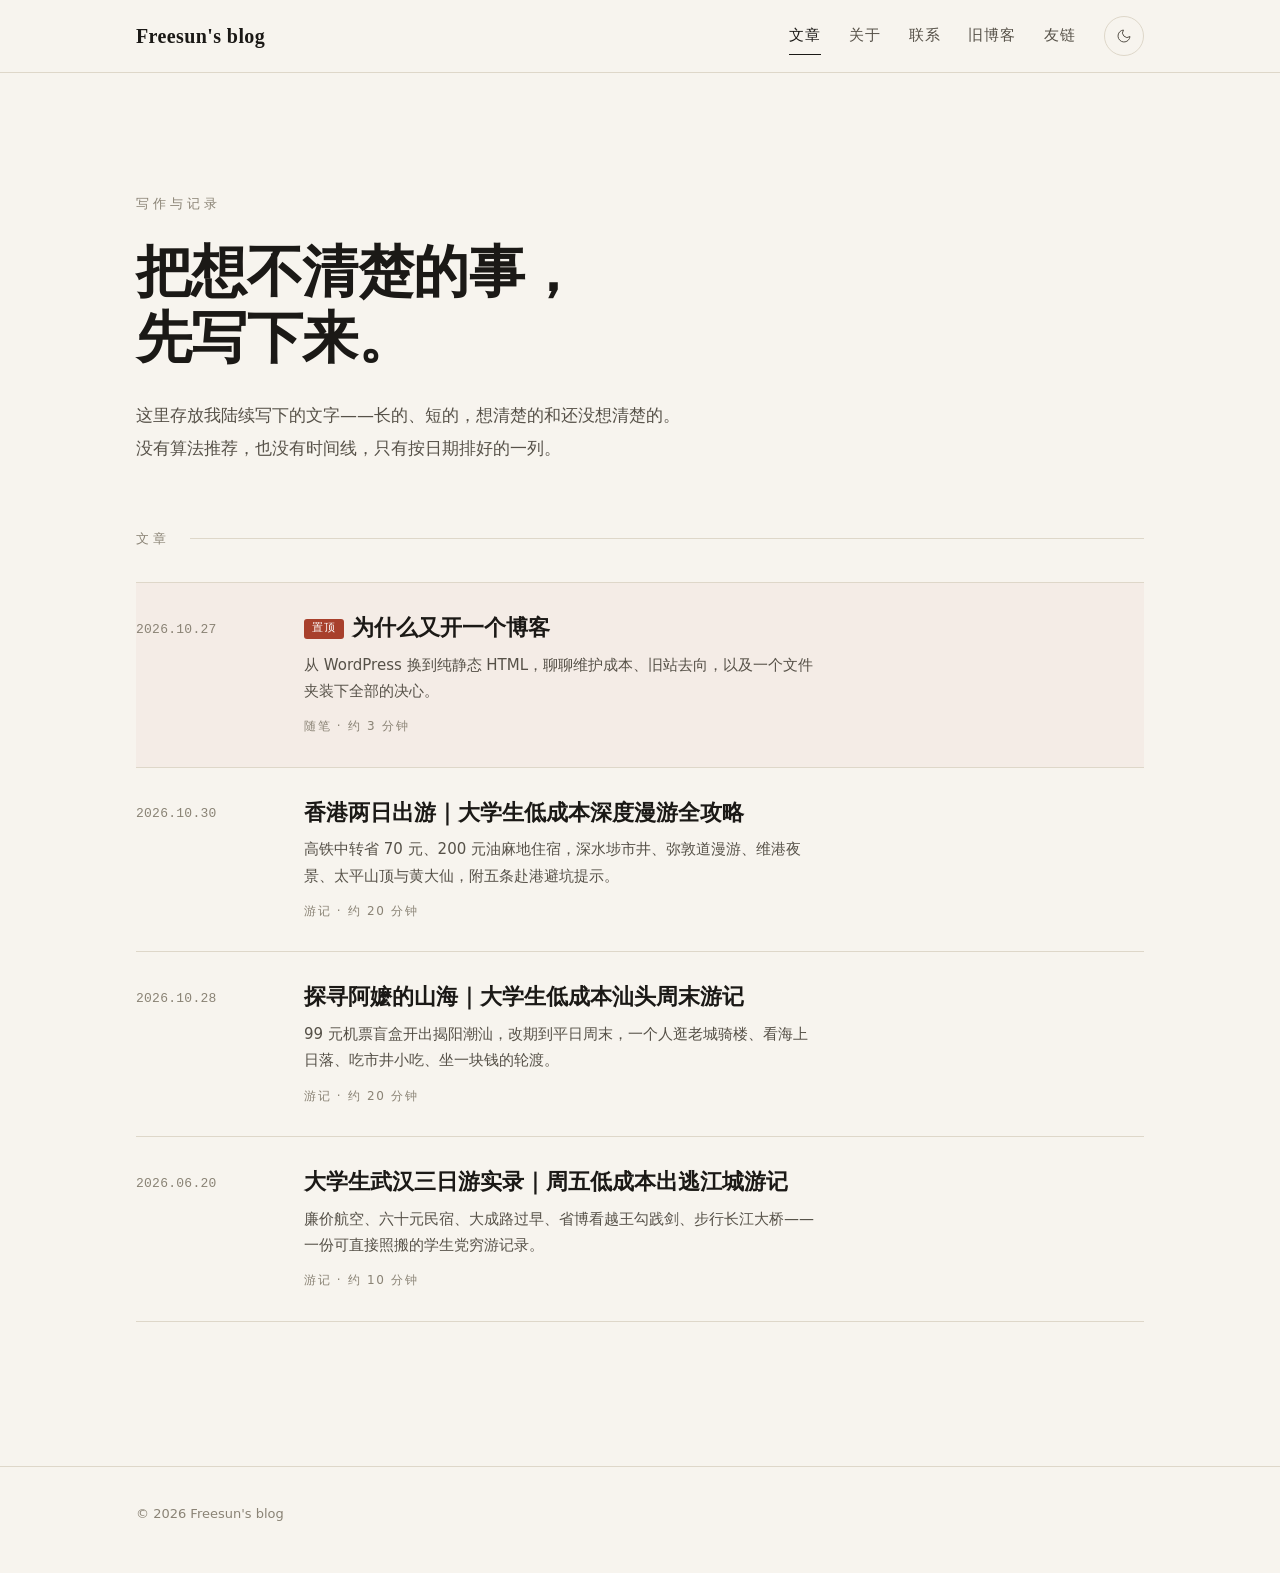
<file: index.html>
<!doctype html>
<html lang="zh-CN">
<head>
  <meta charset="utf-8">
  <meta name="viewport" content="width=device-width, initial-scale=1">
  <title>Freesun's blog · 文章</title>
  <meta name="description" content="Freesun's blog：一个用纯静态 HTML 搭建的个人博客，存放陆续写下的文字。">
  <meta property="og:title" content="Freesun's blog · 文章">
  <meta property="og:description" content="一个用纯静态 HTML 搭建的个人博客。">
  <meta property="og:type" content="website">
  <link rel="icon" href="favicon.svg" type="image/svg+xml">
  <script>
    /* 首屏前决定主题，避免刷新时闪白 */
    (function () {
      try {
        var saved = localStorage.getItem('theme');
        var dark = saved ? saved === 'dark' : matchMedia('(prefers-color-scheme: dark)').matches;
        document.documentElement.dataset.theme = dark ? 'dark' : 'light';
      } catch (e) {
        document.documentElement.dataset.theme = 'light';
      }
    })();
  </script>
  <link rel="stylesheet" href="assets/css/main.css">
</head>
<body>
  <a class="skip" href="#main">跳到正文</a>

  <header class="site-header">
    <div class="wrap header-inner">
      <a class="brand" href="index.html">Freesun's blog</a>
      <nav class="site-nav" aria-label="主导航">
        <a href="index.html" aria-current="page">文章</a>
        <a href="about.html">关于</a>
        <a href="contact.html">联系</a>
        <a href="https://www.freesun.top" target="_blank" rel="noopener">旧博客</a>
        <a href="youlian.html">友链</a>
        <button class="theme-toggle" type="button" aria-label="切换深浅色主题">
          <svg class="icon-moon" viewBox="0 0 24 24" fill="none" stroke="currentColor" stroke-width="1.5" aria-hidden="true">
            <path d="M21 12.8A9 9 0 1 1 11.2 3a7 7 0 0 0 9.8 9.8z"/>
          </svg>
          <svg class="icon-sun" viewBox="0 0 24 24" fill="none" stroke="currentColor" stroke-width="1.5" aria-hidden="true">
            <circle cx="12" cy="12" r="4"/>
            <path d="M12 2v2M12 20v2M2 12h2M20 12h2M4.9 4.9l1.4 1.4M17.7 17.7l1.4 1.4M19.1 4.9l-1.4 1.4M6.3 17.7l-1.4 1.4"/>
          </svg>
        </button>
      </nav>
    </div>
  </header>

  <main id="main">
    <section class="hero wrap">
      <p class="hero-eyebrow">写作与记录</p>
      <h1>把想不清楚的事，<br>先写下来。</h1>
      <p class="hero-lead">这里存放我陆续写下的文字——长的、短的，想清楚的和还没想清楚的。没有算法推荐，也没有时间线，只有按日期排好的一列。</p>
    </section>

    <section class="post-index wrap" aria-labelledby="posts-heading">
      <div class="section-head">
        <h2 id="posts-heading">文章</h2>
      </div>

      <!--
        新增文章：在上面的 <ol> 里插入一个 <li>，或直接把整份 index.html 重新生成。
        日期用 YYYY.MM.DD，链接指向 posts/ 目录下的文件。
      -->
      <ol class="post-list">
        <li class="post-item pinned">
          <a class="post-link" href="posts/2026-10-27-hello-static.html">
            <time class="post-date" datetime="2026-10-27">2026.10.27</time>
            <span class="post-body">
              <span class="post-title"><span class="pin-badge">置顶</span>为什么又开一个博客</span>
              <span class="post-summary">从 WordPress 换到纯静态 HTML，聊聊维护成本、旧站去向，以及一个文件夹装下全部的决心。</span>
              <span class="post-tags">随笔 · 约 3 分钟</span>
            </span>
          </a>
        </li>
        <li class="post-item">
          <a class="post-link" href="posts/2026-10-30-hongkong-trip.html">
            <time class="post-date" datetime="2026-10-30">2026.10.30</time>
            <span class="post-body">
              <span class="post-title">香港两日出游｜大学生低成本深度漫游全攻略</span>
              <span class="post-summary">高铁中转省 70 元、200 元油麻地住宿，深水埗市井、弥敦道漫游、维港夜景、太平山顶与黄大仙，附五条赴港避坑提示。</span>
              <span class="post-tags">游记 · 约 20 分钟</span>
            </span>
          </a>
        </li>
        <li class="post-item">
          <a class="post-link" href="posts/2026-10-28-shantou-trip.html">
            <time class="post-date" datetime="2026-10-28">2026.10.28</time>
            <span class="post-body">
              <span class="post-title">探寻阿嬷的山海｜大学生低成本汕头周末游记</span>
              <span class="post-summary">99 元机票盲盒开出揭阳潮汕，改期到平日周末，一个人逛老城骑楼、看海上日落、吃市井小吃、坐一块钱的轮渡。</span>
              <span class="post-tags">游记 · 约 20 分钟</span>
            </span>
          </a>
        </li>
        <li class="post-item">
          <a class="post-link" href="posts/2026-06-20-wuhan-trip.html">
            <time class="post-date" datetime="2026-06-20">2026.06.20</time>
            <span class="post-body">
              <span class="post-title">大学生武汉三日游实录｜周五低成本出逃江城游记</span>
              <span class="post-summary">廉价航空、六十元民宿、大成路过早、省博看越王勾践剑、步行长江大桥——一份可直接照搬的学生党穷游记录。</span>
              <span class="post-tags">游记 · 约 10 分钟</span>
            </span>
          </a>
        </li>
      </ol>
    </section>
  </main>

  <footer class="site-footer">
    <div class="wrap footer-inner">
      <p>© <span data-year>2026</span> Freesun's blog</p>
    </div>
  </footer>

  <script src="assets/js/main.js"></script>
</body>
</html>
</file>
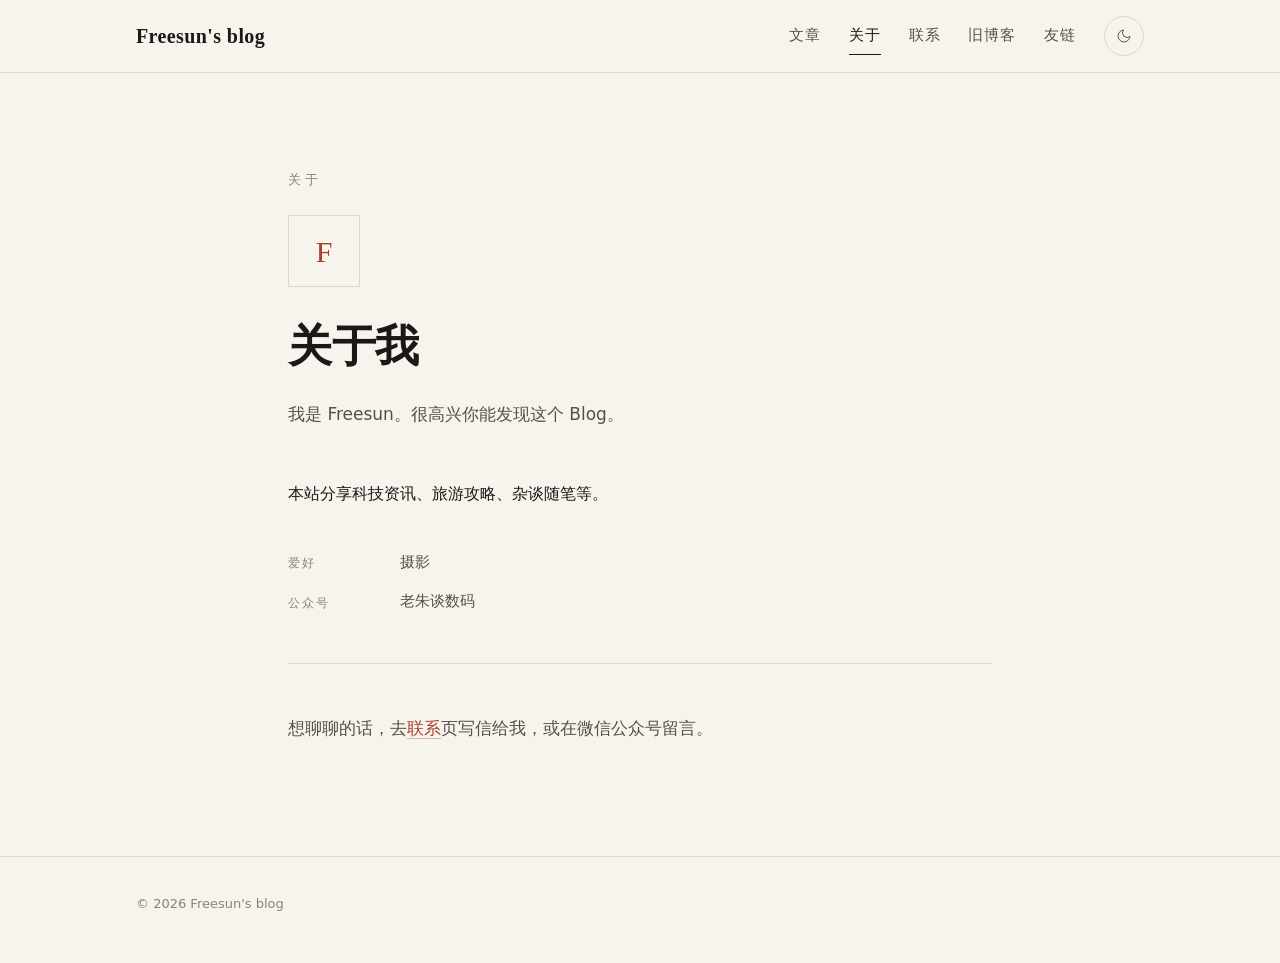
<file: about.html>
<!doctype html>
<html lang="zh-CN">
<head>
  <meta charset="utf-8">
  <meta name="viewport" content="width=device-width, initial-scale=1">
  <title>关于我 · Freesun's blog</title>
  <meta name="description" content="我是 Freesun，本站分享科技资讯、旅游攻略、杂谈随笔，爱好摄影。">
  <meta property="og:title" content="关于我 · Freesun's blog">
  <meta property="og:description" content="我是 Freesun，本站分享科技资讯、旅游攻略、杂谈随笔，爱好摄影。">
  <meta property="og:type" content="website">
  <link rel="icon" href="favicon.svg" type="image/svg+xml">
  <script>
    (function () {
      try {
        var saved = localStorage.getItem('theme');
        var dark = saved ? saved === 'dark' : matchMedia('(prefers-color-scheme: dark)').matches;
        document.documentElement.dataset.theme = dark ? 'dark' : 'light';
      } catch (e) {
        document.documentElement.dataset.theme = 'light';
      }
    })();
  </script>
  <link rel="stylesheet" href="assets/css/main.css">
</head>
<body>
  <a class="skip" href="#main">跳到正文</a>

  <header class="site-header">
    <div class="wrap header-inner">
      <a class="brand" href="index.html">Freesun's blog</a>
      <nav class="site-nav" aria-label="主导航">
        <a href="index.html">文章</a>
        <a href="about.html" aria-current="page">关于</a>
        <a href="contact.html">联系</a>
        <a href="https://www.freesun.top" target="_blank" rel="noopener">旧博客</a>
        <a href="youlian.html">友链</a>
        <button class="theme-toggle" type="button" aria-label="切换深浅色主题">
          <svg class="icon-moon" viewBox="0 0 24 24" fill="none" stroke="currentColor" stroke-width="1.5" aria-hidden="true">
            <path d="M21 12.8A9 9 0 1 1 11.2 3a7 7 0 0 0 9.8 9.8z"/>
          </svg>
          <svg class="icon-sun" viewBox="0 0 24 24" fill="none" stroke="currentColor" stroke-width="1.5" aria-hidden="true">
            <circle cx="12" cy="12" r="4"/>
            <path d="M12 2v2M12 20v2M2 12h2M20 12h2M4.9 4.9l1.4 1.4M17.7 17.7l1.4 1.4M19.1 4.9l-1.4 1.4M6.3 17.7l-1.4 1.4"/>
          </svg>
        </button>
      </nav>
    </div>
  </header>

  <main id="main" class="wrap">
    <article class="page">
      <p class="hero-eyebrow">关于</p>
      <div class="monogram" aria-hidden="true">F</div>
      <h1 class="page-title">关于我</h1>
      <p class="page-intro">我是 Freesun。很高兴你能发现这个 Blog。</p>

      <div class="prose">
        <p>本站分享科技资讯、旅游攻略、杂谈随笔等。</p>
      </div>

      <dl class="facts">
        <dt>爱好</dt>
        <dd>摄影</dd>
        <dt>公众号</dt>
        <dd>老朱谈数码</dd>
      </dl>

      <hr class="rule">

      <p class="page-intro">想聊聊的话，去<a href="contact.html">联系</a>页写信给我，或在微信公众号留言。</p>
    </article>
  </main>

  <footer class="site-footer">
    <div class="wrap footer-inner">
      <p>© <span data-year>2026</span> Freesun's blog</p>
    </div>
  </footer>

  <script src="assets/js/main.js"></script>
</body>
</html>
</file>
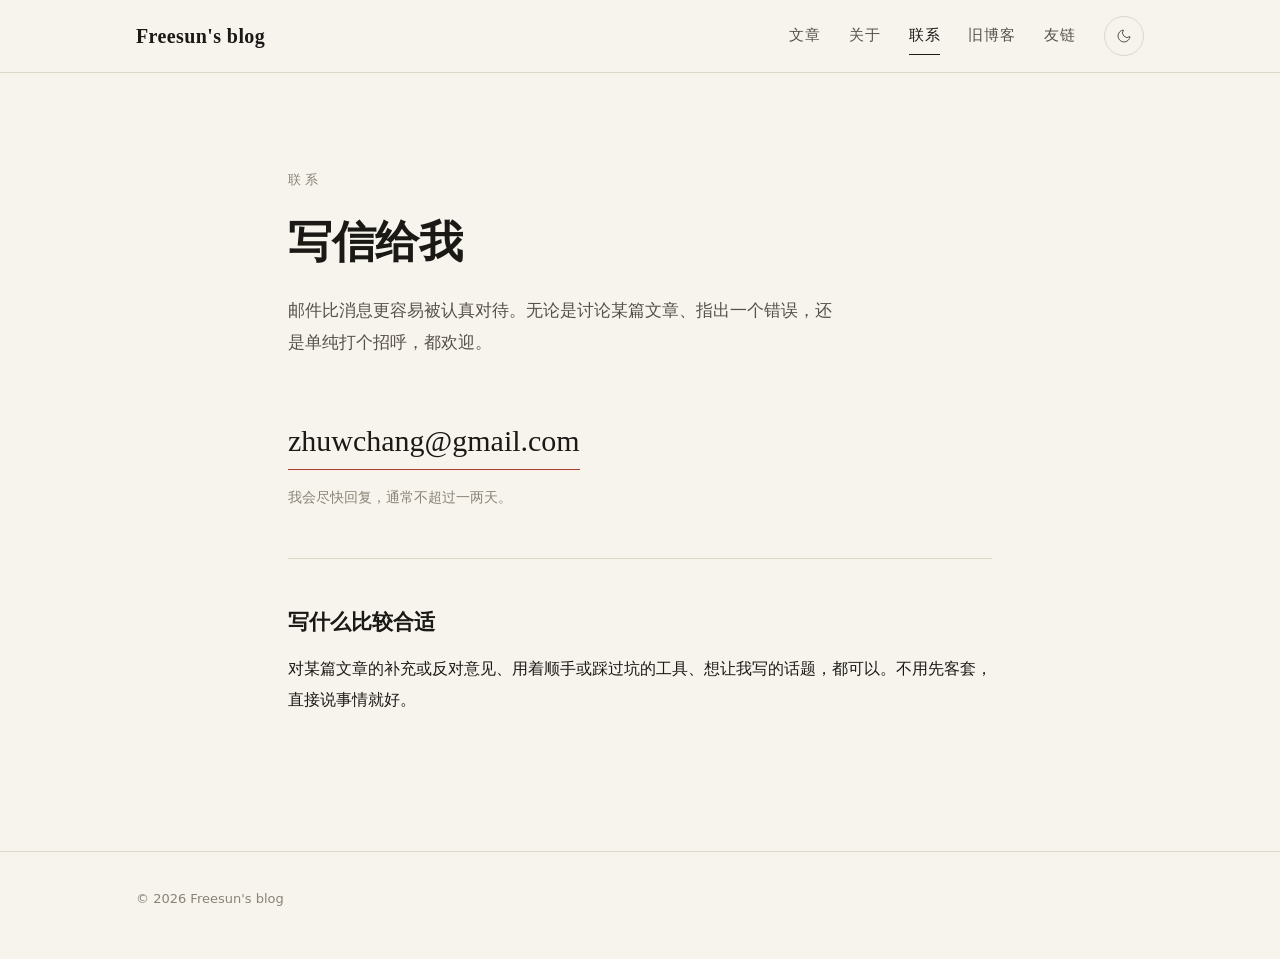
<file: contact.html>
<!doctype html>
<html lang="zh-CN">
<head>
  <meta charset="utf-8">
  <meta name="viewport" content="width=device-width, initial-scale=1">
  <title>联系 · Freesun's blog</title>
  <meta name="description" content="写一封信，或者只是打个招呼。">
  <meta property="og:title" content="联系 · Freesun's blog">
  <meta property="og:description" content="写一封信，或者只是打个招呼。">
  <meta property="og:type" content="website">
  <link rel="icon" href="favicon.svg" type="image/svg+xml">
  <script>
    (function () {
      try {
        var saved = localStorage.getItem('theme');
        var dark = saved ? saved === 'dark' : matchMedia('(prefers-color-scheme: dark)').matches;
        document.documentElement.dataset.theme = dark ? 'dark' : 'light';
      } catch (e) {
        document.documentElement.dataset.theme = 'light';
      }
    })();
  </script>
  <link rel="stylesheet" href="assets/css/main.css">
</head>
<body>
  <a class="skip" href="#main">跳到正文</a>

  <header class="site-header">
    <div class="wrap header-inner">
      <a class="brand" href="index.html">Freesun's blog</a>
      <nav class="site-nav" aria-label="主导航">
        <a href="index.html">文章</a>
        <a href="about.html">关于</a>
        <a href="contact.html" aria-current="page">联系</a>
        <a href="https://www.freesun.top" target="_blank" rel="noopener">旧博客</a>
        <a href="youlian.html">友链</a>
        <button class="theme-toggle" type="button" aria-label="切换深浅色主题">
          <svg class="icon-moon" viewBox="0 0 24 24" fill="none" stroke="currentColor" stroke-width="1.5" aria-hidden="true">
            <path d="M21 12.8A9 9 0 1 1 11.2 3a7 7 0 0 0 9.8 9.8z"/>
          </svg>
          <svg class="icon-sun" viewBox="0 0 24 24" fill="none" stroke="currentColor" stroke-width="1.5" aria-hidden="true">
            <circle cx="12" cy="12" r="4"/>
            <path d="M12 2v2M12 20v2M2 12h2M20 12h2M4.9 4.9l1.4 1.4M17.7 17.7l1.4 1.4M19.1 4.9l-1.4 1.4M6.3 17.7l-1.4 1.4"/>
          </svg>
        </button>
      </nav>
    </div>
  </header>

  <main id="main" class="wrap">
    <article class="page">
      <p class="hero-eyebrow">联系</p>
      <h1 class="page-title">写信给我</h1>
      <p class="page-intro">邮件比消息更容易被认真对待。无论是讨论某篇文章、指出一个错误，还是单纯打个招呼，都欢迎。</p>

      <p><a class="contact-email" href="mailto:zhuwchang@gmail.com">zhuwchang@gmail.com</a></p>
      <p class="contact-note">我会尽快回复，通常不超过一两天。</p>

      <hr class="rule">

      <div class="prose">
        <h2>写什么比较合适</h2>
        <p>对某篇文章的补充或反对意见、用着顺手或踩过坑的工具、想让我写的话题，都可以。不用先客套，直接说事情就好。</p>

        <!-- 需要的话取消注释，补上自己的主页或社交账号
        <h2>别的地方</h2>
        <ul>
          <li><a href="#">GitHub</a></li>
          <li><a href="#">豆瓣</a></li>
        </ul>
        -->
      </div>
    </article>
  </main>

  <footer class="site-footer">
    <div class="wrap footer-inner">
      <p>© <span data-year>2026</span> Freesun's blog</p>
    </div>
  </footer>

  <script src="assets/js/main.js"></script>
</body>
</html>
</file>
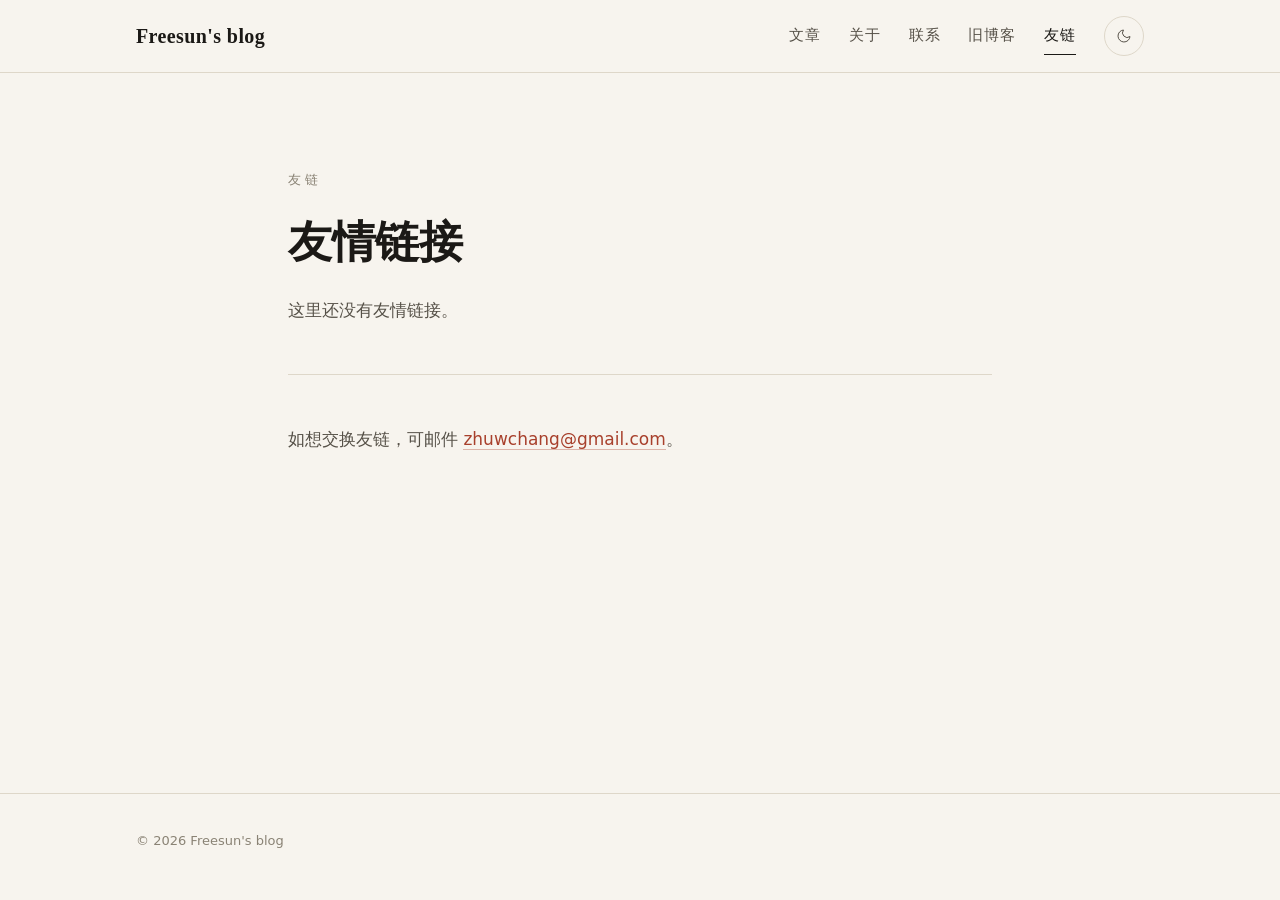
<file: youlian.html>
<!doctype html>
<html lang="zh-CN">
<head>
  <meta charset="utf-8">
  <meta name="viewport" content="width=device-width, initial-scale=1">
  <title>友链 · Freesun's blog</title>
  <meta name="description" content="友情链接。如想交换友链，可邮件联系。">
  <meta property="og:title" content="友链 · Freesun's blog">
  <meta property="og:description" content="友情链接。如想交换友链，可邮件联系。">
  <meta property="og:type" content="website">
  <link rel="icon" href="favicon.svg" type="image/svg+xml">
  <script>
    (function () {
      try {
        var saved = localStorage.getItem('theme');
        var dark = saved ? saved === 'dark' : matchMedia('(prefers-color-scheme: dark)').matches;
        document.documentElement.dataset.theme = dark ? 'dark' : 'light';
      } catch (e) {
        document.documentElement.dataset.theme = 'light';
      }
    })();
  </script>
  <link rel="stylesheet" href="assets/css/main.css">
</head>
<body>
  <a class="skip" href="#main">跳到正文</a>

  <header class="site-header">
    <div class="wrap header-inner">
      <a class="brand" href="index.html">Freesun's blog</a>
      <nav class="site-nav" aria-label="主导航">
        <a href="index.html">文章</a>
        <a href="about.html">关于</a>
        <a href="contact.html">联系</a>
        <a href="https://www.freesun.top" target="_blank" rel="noopener">旧博客</a>
        <a href="youlian.html" aria-current="page">友链</a>
        <button class="theme-toggle" type="button" aria-label="切换深浅色主题">
          <svg class="icon-moon" viewBox="0 0 24 24" fill="none" stroke="currentColor" stroke-width="1.5" aria-hidden="true">
            <path d="M21 12.8A9 9 0 1 1 11.2 3a7 7 0 0 0 9.8 9.8z"/>
          </svg>
          <svg class="icon-sun" viewBox="0 0 24 24" fill="none" stroke="currentColor" stroke-width="1.5" aria-hidden="true">
            <circle cx="12" cy="12" r="4"/>
            <path d="M12 2v2M12 20v2M2 12h2M20 12h2M4.9 4.9l1.4 1.4M17.7 17.7l1.4 1.4M19.1 4.9l-1.4 1.4M6.3 17.7l-1.4 1.4"/>
          </svg>
        </button>
      </nav>
    </div>
  </header>

  <main id="main" class="wrap">
    <article class="page">
      <p class="hero-eyebrow">友链</p>
      <h1 class="page-title">友情链接</h1>
      <p class="page-intro">这里还没有友情链接。</p>

      <hr class="rule">

      <p class="page-intro">如想交换友链，可邮件 <a href="mailto:zhuwchang@gmail.com">zhuwchang@gmail.com</a>。</p>
    </article>
  </main>

  <footer class="site-footer">
    <div class="wrap footer-inner">
      <p>© <span data-year>2026</span> Freesun's blog</p>
    </div>
  </footer>

  <script src="assets/js/main.js"></script>
</body>
</html>
</file>
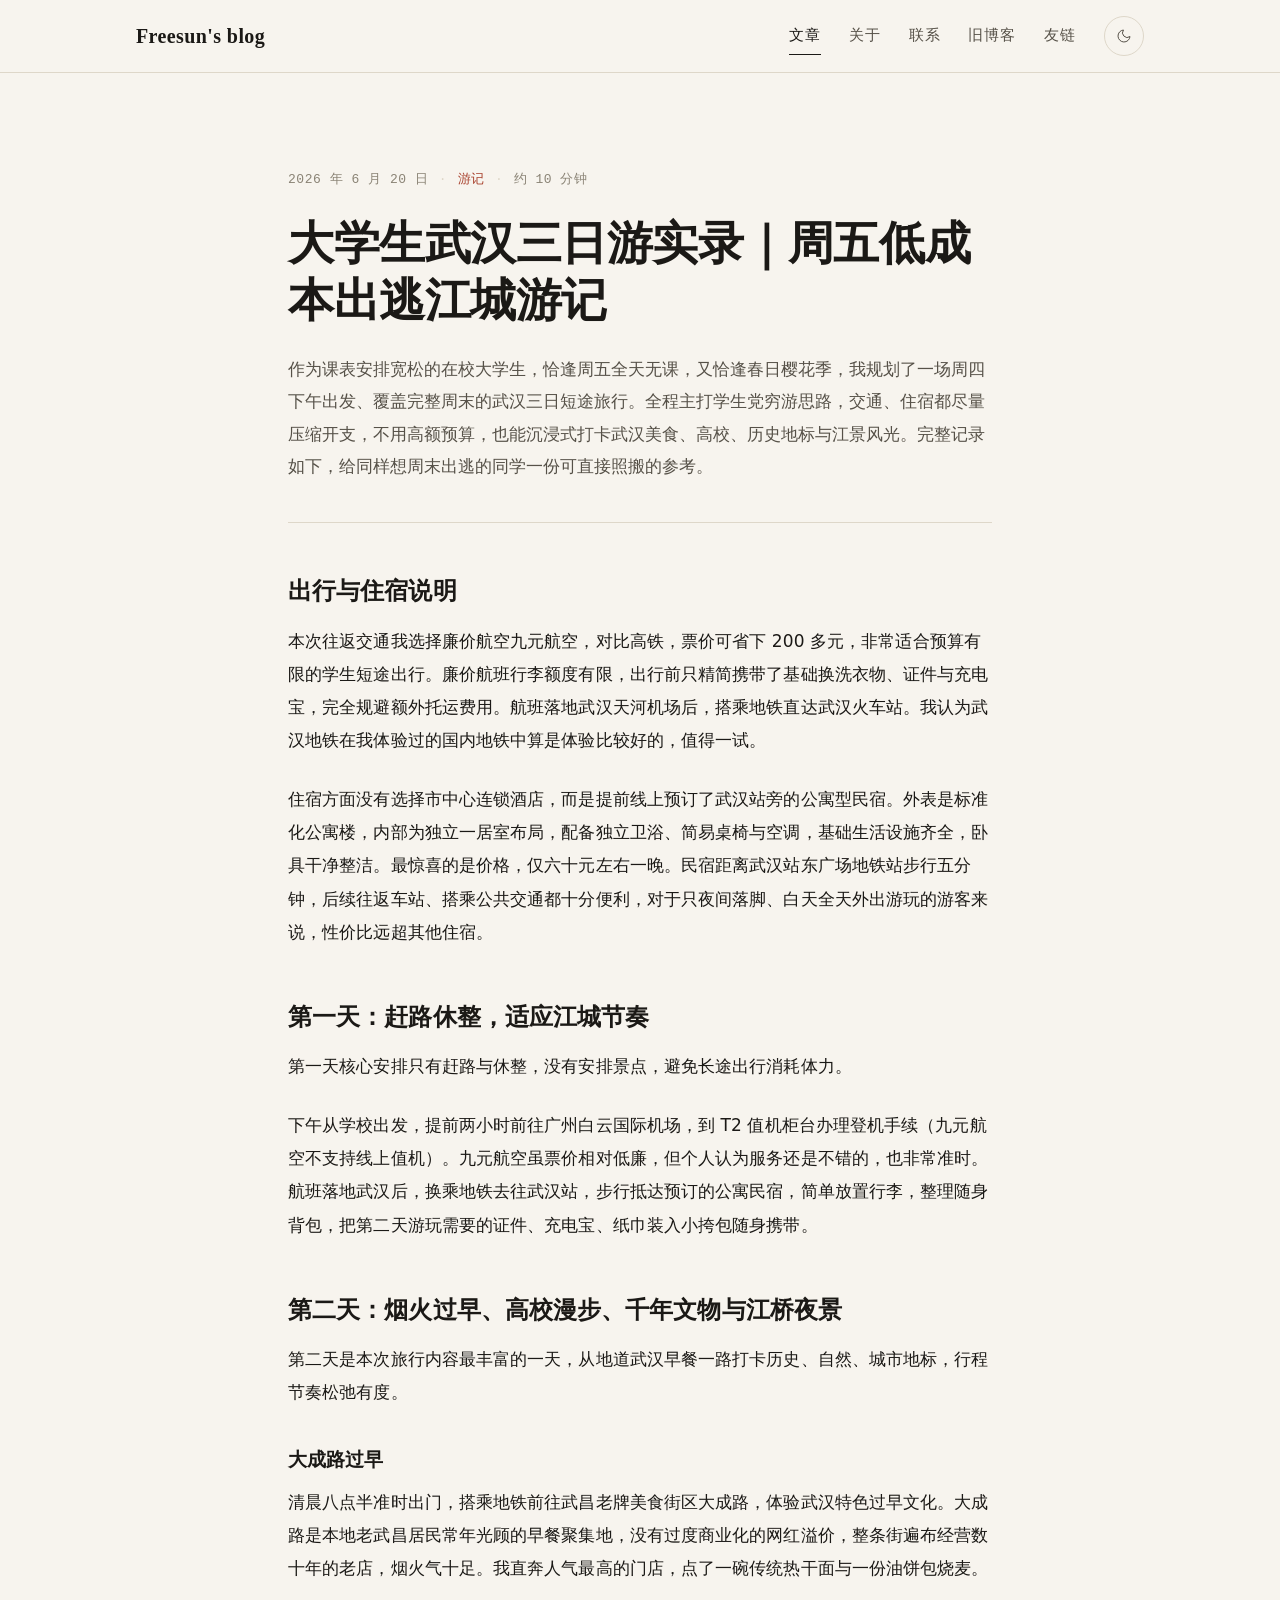
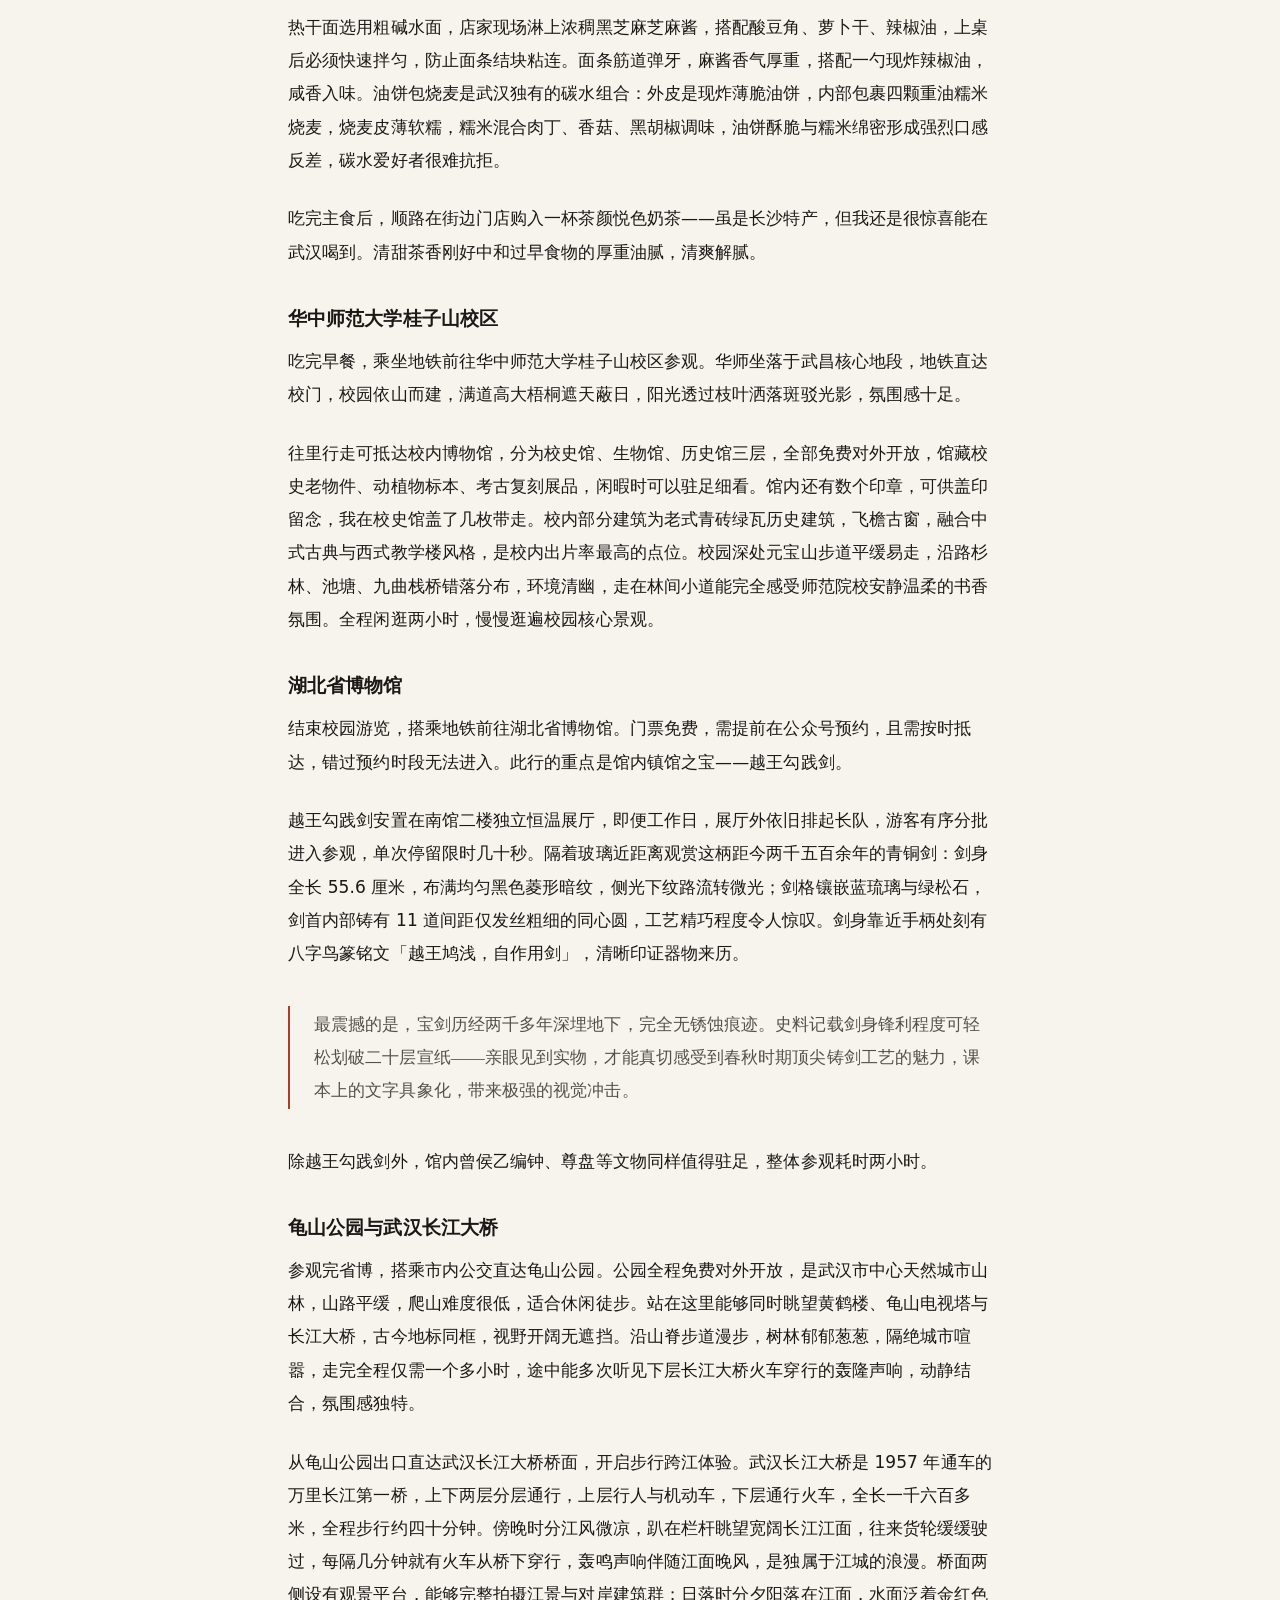
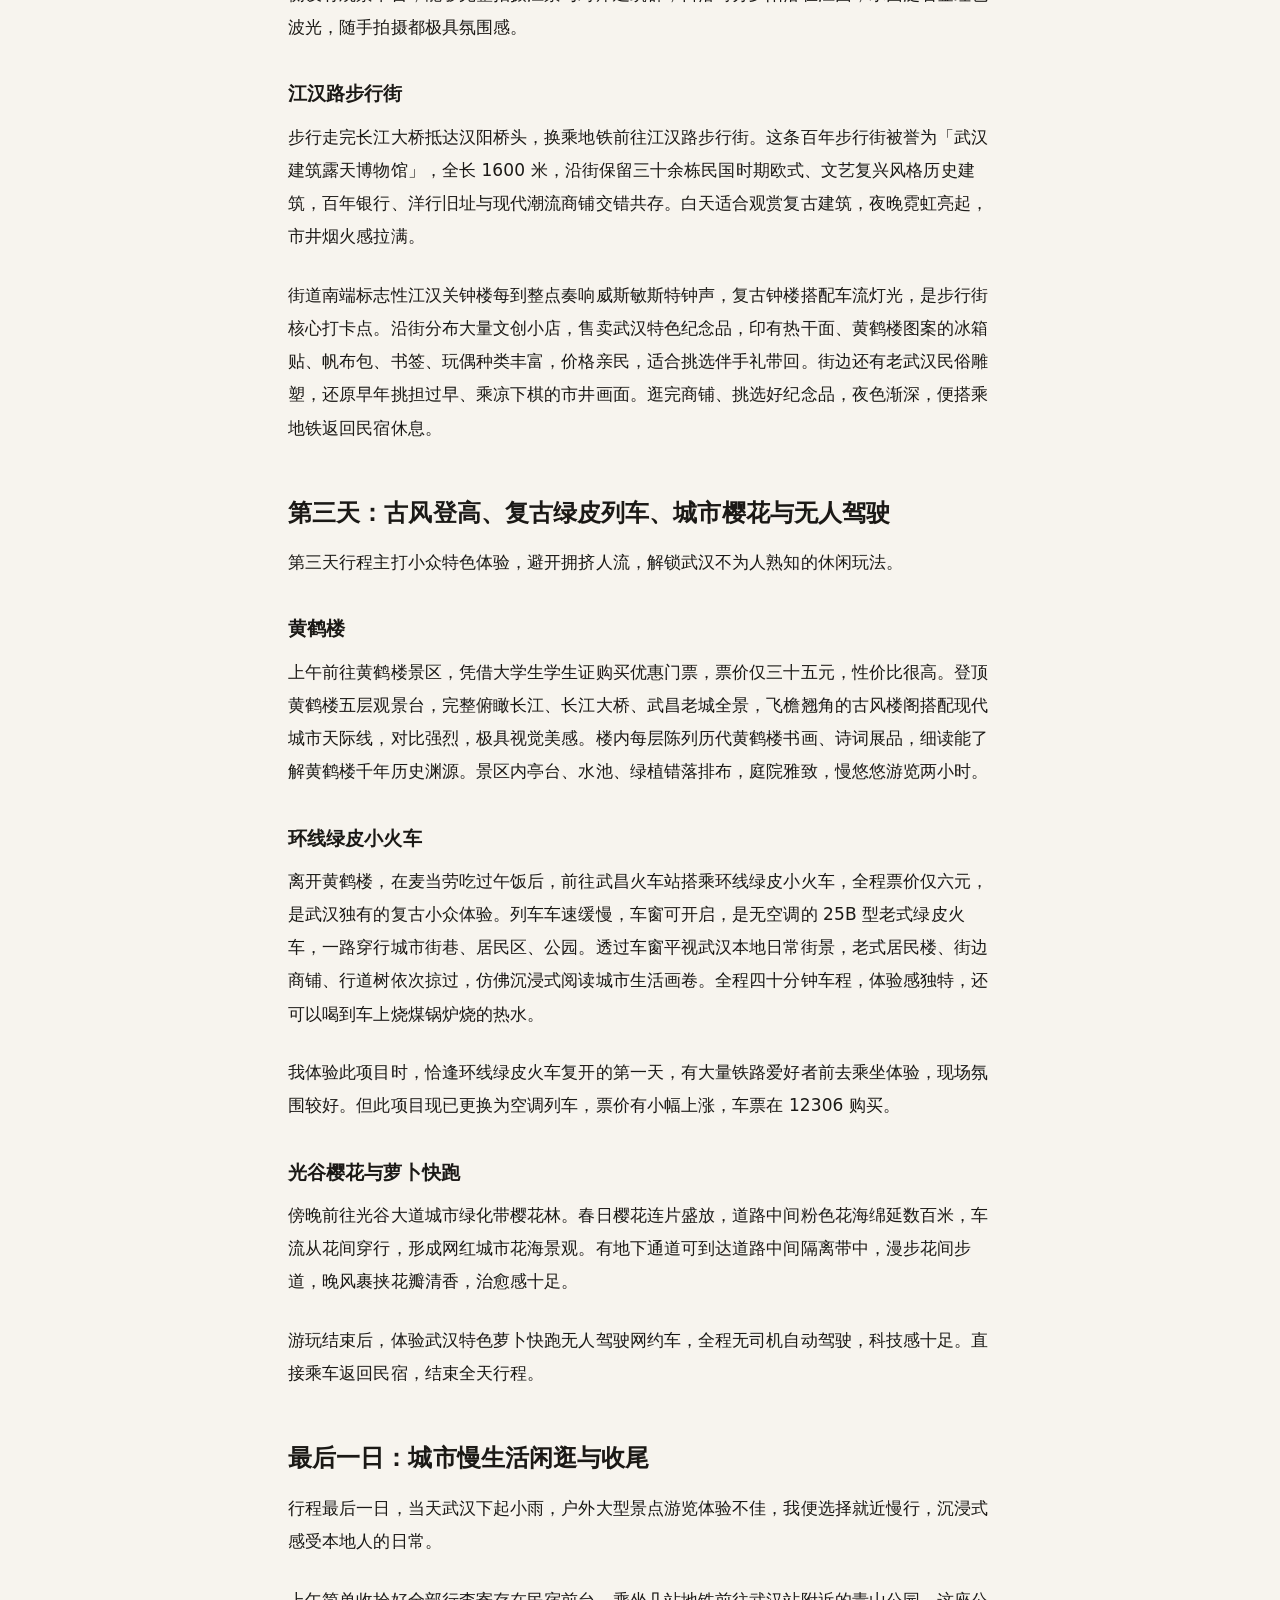
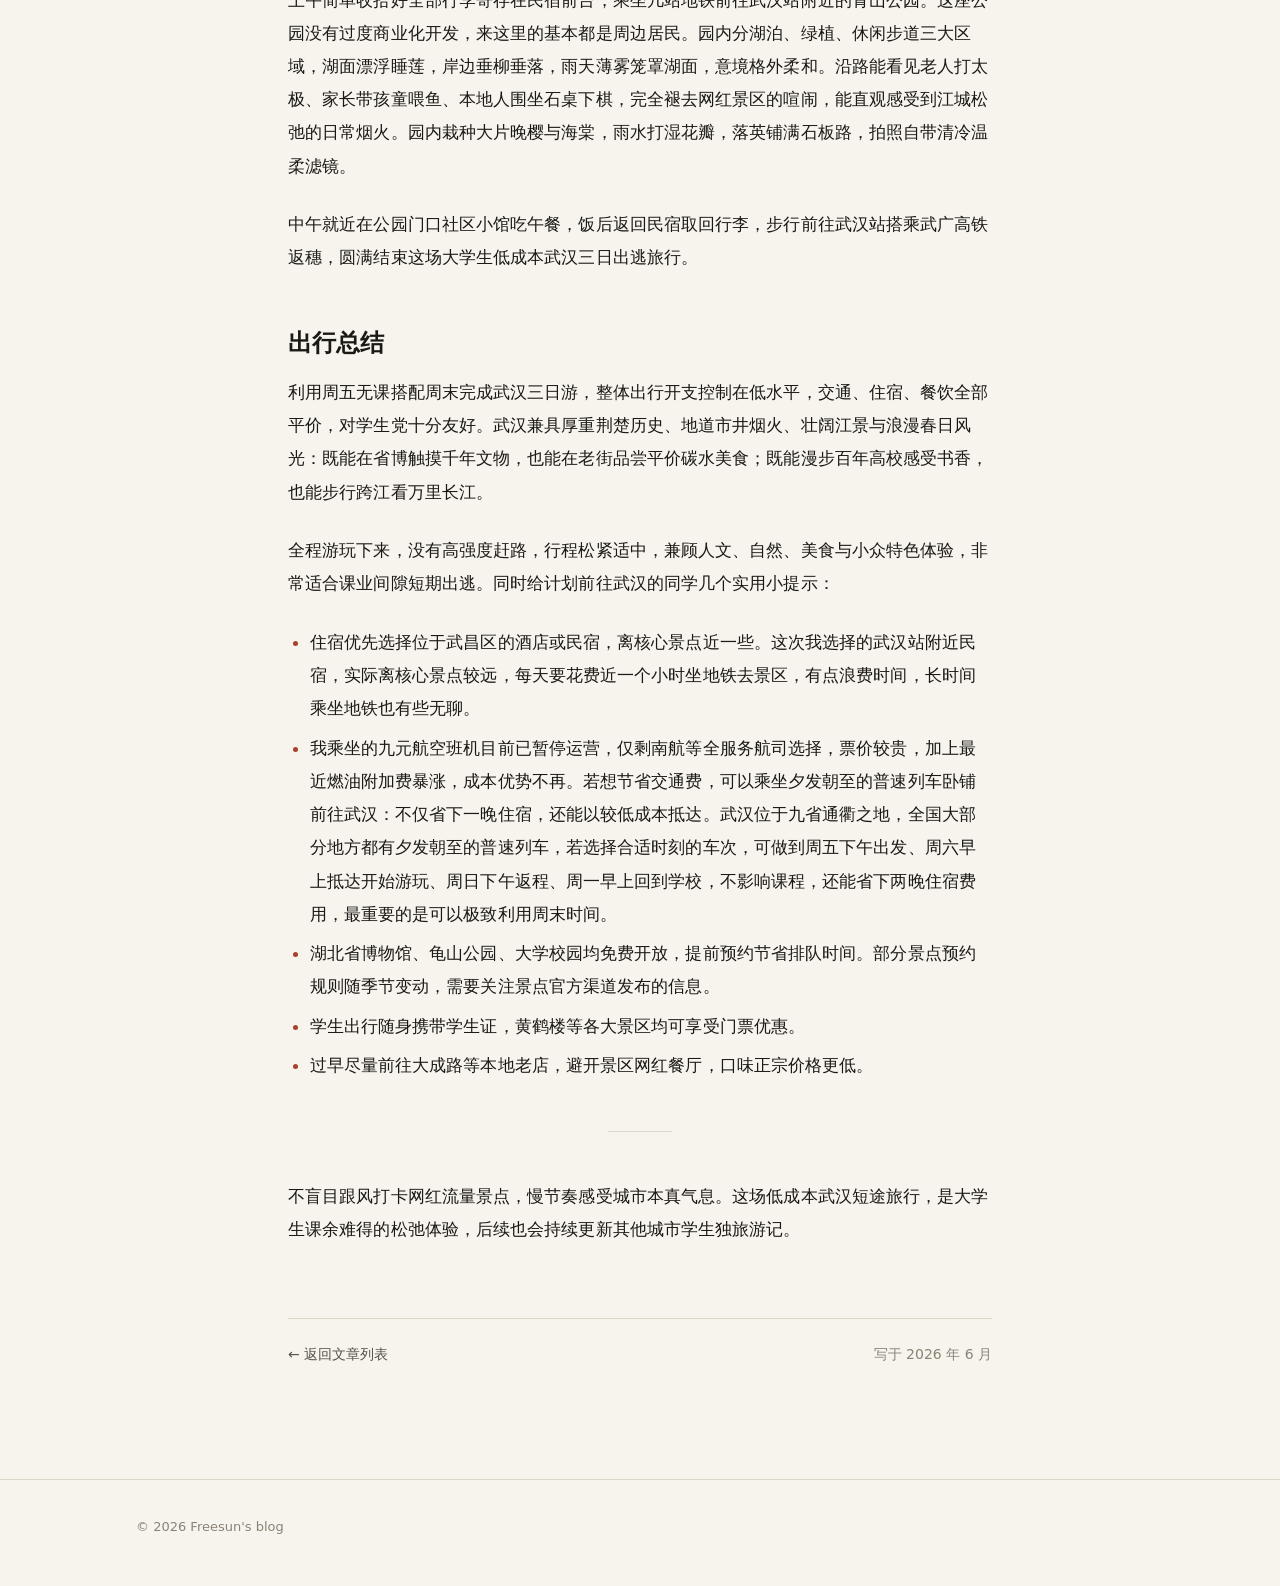
<file: posts/2026-06-20-wuhan-trip.html>
<!doctype html>
<html lang="zh-CN">
<head>
  <meta charset="utf-8">
  <meta name="viewport" content="width=device-width, initial-scale=1">
  <title>大学生武汉三日游实录｜周五低成本出逃江城游记 · Freesun's blog</title>
  <meta name="description" content="周五无课加上周末，凑出一场低成本武汉三日行：廉价航空、六十元民宿、大成路过早、省博看剑、步行长江大桥，一份可直接照搬的学生党出行记录。">
  <meta property="og:title" content="大学生武汉三日游实录｜周五低成本出逃江城游记">
  <meta property="og:description" content="廉价航空、六十元民宿、大成路过早、省博看剑、步行长江大桥，一份可直接照搬的学生党出行记录。">
  <meta property="og:type" content="article">
  <link rel="icon" href="../favicon.svg" type="image/svg+xml">
  <script>
    (function () {
      try {
        var saved = localStorage.getItem('theme');
        var dark = saved ? saved === 'dark' : matchMedia('(prefers-color-scheme: dark)').matches;
        document.documentElement.dataset.theme = dark ? 'dark' : 'light';
      } catch (e) {
        document.documentElement.dataset.theme = 'light';
      }
    })();
  </script>
  <link rel="stylesheet" href="../assets/css/main.css">
  <link rel="stylesheet" href="../assets/css/article.css">
</head>
<body>
  <a class="skip" href="#main">跳到正文</a>

  <header class="site-header">
    <div class="wrap header-inner">
      <a class="brand" href="../index.html">Freesun's blog</a>
      <nav class="site-nav" aria-label="主导航">
        <a href="../index.html" aria-current="page">文章</a>
        <a href="../about.html">关于</a>
        <a href="../contact.html">联系</a>
        <a href="https://www.freesun.top" target="_blank" rel="noopener">旧博客</a>
        <a href="../youlian.html">友链</a>
        <button class="theme-toggle" type="button" aria-label="切换深浅色主题">
          <svg class="icon-moon" viewBox="0 0 24 24" fill="none" stroke="currentColor" stroke-width="1.5" aria-hidden="true">
            <path d="M21 12.8A9 9 0 1 1 11.2 3a7 7 0 0 0 9.8 9.8z"/>
          </svg>
          <svg class="icon-sun" viewBox="0 0 24 24" fill="none" stroke="currentColor" stroke-width="1.5" aria-hidden="true">
            <circle cx="12" cy="12" r="4"/>
            <path d="M12 2v2M12 20v2M2 12h2M20 12h2M4.9 4.9l1.4 1.4M17.7 17.7l1.4 1.4M19.1 4.9l-1.4 1.4M6.3 17.7l-1.4 1.4"/>
          </svg>
        </button>
      </nav>
    </div>
  </header>

  <main id="main" class="wrap">
    <article class="article">
      <header class="article-head">
        <p class="article-meta">
          <time datetime="2026-06-20">2026 年 6 月 20 日</time>
          <span class="dot">·</span>
          <span class="tag">游记</span>
          <span class="dot">·</span>
          <span>约 10 分钟</span>
        </p>
        <h1>大学生武汉三日游实录｜周五低成本出逃江城游记</h1>
        <p class="article-lead">作为课表安排宽松的在校大学生，恰逢周五全天无课，又恰逢春日樱花季，我规划了一场周四下午出发、覆盖完整周末的武汉三日短途旅行。全程主打学生党穷游思路，交通、住宿都尽量压缩开支，不用高额预算，也能沉浸式打卡武汉美食、高校、历史地标与江景风光。完整记录如下，给同样想周末出逃的同学一份可直接照搬的参考。</p>
      </header>

      <div class="prose">
        <h2>出行与住宿说明</h2>
        <p>本次往返交通我选择廉价航空九元航空，对比高铁，票价可省下 200 多元，非常适合预算有限的学生短途出行。廉价航班行李额度有限，出行前只精简携带了基础换洗衣物、证件与充电宝，完全规避额外托运费用。航班落地武汉天河机场后，搭乘地铁直达武汉火车站。我认为武汉地铁在我体验过的国内地铁中算是体验比较好的，值得一试。</p>
        <p>住宿方面没有选择市中心连锁酒店，而是提前线上预订了武汉站旁的公寓型民宿。外表是标准化公寓楼，内部为独立一居室布局，配备独立卫浴、简易桌椅与空调，基础生活设施齐全，卧具干净整洁。最惊喜的是价格，仅六十元左右一晚。民宿距离武汉站东广场地铁站步行五分钟，后续往返车站、搭乘公共交通都十分便利，对于只夜间落脚、白天全天外出游玩的游客来说，性价比远超其他住宿。</p>

        <h2>第一天：赶路休整，适应江城节奏</h2>
        <p>第一天核心安排只有赶路与休整，没有安排景点，避免长途出行消耗体力。</p>
        <p>下午从学校出发，提前两小时前往广州白云国际机场，到 T2 值机柜台办理登机手续（九元航空不支持线上值机）。九元航空虽票价相对低廉，但个人认为服务还是不错的，也非常准时。航班落地武汉后，换乘地铁去往武汉站，步行抵达预订的公寓民宿，简单放置行李，整理随身背包，把第二天游玩需要的证件、充电宝、纸巾装入小挎包随身携带。</p>

        <h2>第二天：烟火过早、高校漫步、千年文物与江桥夜景</h2>
        <p>第二天是本次旅行内容最丰富的一天，从地道武汉早餐一路打卡历史、自然、城市地标，行程节奏松弛有度。</p>

        <h3>大成路过早</h3>
        <p>清晨八点半准时出门，搭乘地铁前往武昌老牌美食街区大成路，体验武汉特色过早文化。大成路是本地老武昌居民常年光顾的早餐聚集地，没有过度商业化的网红溢价，整条街遍布经营数十年的老店，烟火气十足。我直奔人气最高的门店，点了一碗传统热干面与一份油饼包烧麦。</p>
        <p>热干面选用粗碱水面，店家现场淋上浓稠黑芝麻芝麻酱，搭配酸豆角、萝卜干、辣椒油，上桌后必须快速拌匀，防止面条结块粘连。面条筋道弹牙，麻酱香气厚重，搭配一勺现炸辣椒油，咸香入味。油饼包烧麦是武汉独有的碳水组合：外皮是现炸薄脆油饼，内部包裹四颗重油糯米烧麦，烧麦皮薄软糯，糯米混合肉丁、香菇、黑胡椒调味，油饼酥脆与糯米绵密形成强烈口感反差，碳水爱好者很难抗拒。</p>
        <p>吃完主食后，顺路在街边门店购入一杯茶颜悦色奶茶——虽是长沙特产，但我还是很惊喜能在武汉喝到。清甜茶香刚好中和过早食物的厚重油腻，清爽解腻。</p>

        <h3>华中师范大学桂子山校区</h3>
        <p>吃完早餐，乘坐地铁前往华中师范大学桂子山校区参观。华师坐落于武昌核心地段，地铁直达校门，校园依山而建，满道高大梧桐遮天蔽日，阳光透过枝叶洒落斑驳光影，氛围感十足。</p>
        <p>往里行走可抵达校内博物馆，分为校史馆、生物馆、历史馆三层，全部免费对外开放，馆藏校史老物件、动植物标本、考古复刻展品，闲暇时可以驻足细看。馆内还有数个印章，可供盖印留念，我在校史馆盖了几枚带走。校内部分建筑为老式青砖绿瓦历史建筑，飞檐古窗，融合中式古典与西式教学楼风格，是校内出片率最高的点位。校园深处元宝山步道平缓易走，沿路杉林、池塘、九曲栈桥错落分布，环境清幽，走在林间小道能完全感受师范院校安静温柔的书香氛围。全程闲逛两小时，慢慢逛遍校园核心景观。</p>

        <h3>湖北省博物馆</h3>
        <p>结束校园游览，搭乘地铁前往湖北省博物馆。门票免费，需提前在公众号预约，且需按时抵达，错过预约时段无法进入。此行的重点是馆内镇馆之宝——越王勾践剑。</p>
        <p>越王勾践剑安置在南馆二楼独立恒温展厅，即便工作日，展厅外依旧排起长队，游客有序分批进入参观，单次停留限时几十秒。隔着玻璃近距离观赏这柄距今两千五百余年的青铜剑：剑身全长 55.6 厘米，布满均匀黑色菱形暗纹，侧光下纹路流转微光；剑格镶嵌蓝琉璃与绿松石，剑首内部铸有 11 道间距仅发丝粗细的同心圆，工艺精巧程度令人惊叹。剑身靠近手柄处刻有八字鸟篆铭文「越王鸠浅，自作用剑」，清晰印证器物来历。</p>
        <blockquote>
          <p>最震撼的是，宝剑历经两千多年深埋地下，完全无锈蚀痕迹。史料记载剑身锋利程度可轻松划破二十层宣纸——亲眼见到实物，才能真切感受到春秋时期顶尖铸剑工艺的魅力，课本上的文字具象化，带来极强的视觉冲击。</p>
        </blockquote>
        <p>除越王勾践剑外，馆内曾侯乙编钟、尊盘等文物同样值得驻足，整体参观耗时两小时。</p>

        <h3>龟山公园与武汉长江大桥</h3>
        <p>参观完省博，搭乘市内公交直达龟山公园。公园全程免费对外开放，是武汉市中心天然城市山林，山路平缓，爬山难度很低，适合休闲徒步。站在这里能够同时眺望黄鹤楼、龟山电视塔与长江大桥，古今地标同框，视野开阔无遮挡。沿山脊步道漫步，树林郁郁葱葱，隔绝城市喧嚣，走完全程仅需一个多小时，途中能多次听见下层长江大桥火车穿行的轰隆声响，动静结合，氛围感独特。</p>
        <p>从龟山公园出口直达武汉长江大桥桥面，开启步行跨江体验。武汉长江大桥是 1957 年通车的万里长江第一桥，上下两层分层通行，上层行人与机动车，下层通行火车，全长一千六百多米，全程步行约四十分钟。傍晚时分江风微凉，趴在栏杆眺望宽阔长江江面，往来货轮缓缓驶过，每隔几分钟就有火车从桥下穿行，轰鸣声响伴随江面晚风，是独属于江城的浪漫。桥面两侧设有观景平台，能够完整拍摄江景与对岸建筑群；日落时分夕阳落在江面，水面泛着金红色波光，随手拍摄都极具氛围感。</p>

        <h3>江汉路步行街</h3>
        <p>步行走完长江大桥抵达汉阳桥头，换乘地铁前往江汉路步行街。这条百年步行街被誉为「武汉建筑露天博物馆」，全长 1600 米，沿街保留三十余栋民国时期欧式、文艺复兴风格历史建筑，百年银行、洋行旧址与现代潮流商铺交错共存。白天适合观赏复古建筑，夜晚霓虹亮起，市井烟火感拉满。</p>
        <p>街道南端标志性江汉关钟楼每到整点奏响威斯敏斯特钟声，复古钟楼搭配车流灯光，是步行街核心打卡点。沿街分布大量文创小店，售卖武汉特色纪念品，印有热干面、黄鹤楼图案的冰箱贴、帆布包、书签、玩偶种类丰富，价格亲民，适合挑选伴手礼带回。街边还有老武汉民俗雕塑，还原早年挑担过早、乘凉下棋的市井画面。逛完商铺、挑选好纪念品，夜色渐深，便搭乘地铁返回民宿休息。</p>

        <h2>第三天：古风登高、复古绿皮列车、城市樱花与无人驾驶</h2>
        <p>第三天行程主打小众特色体验，避开拥挤人流，解锁武汉不为人熟知的休闲玩法。</p>

        <h3>黄鹤楼</h3>
        <p>上午前往黄鹤楼景区，凭借大学生学生证购买优惠门票，票价仅三十五元，性价比很高。登顶黄鹤楼五层观景台，完整俯瞰长江、长江大桥、武昌老城全景，飞檐翘角的古风楼阁搭配现代城市天际线，对比强烈，极具视觉美感。楼内每层陈列历代黄鹤楼书画、诗词展品，细读能了解黄鹤楼千年历史渊源。景区内亭台、水池、绿植错落排布，庭院雅致，慢悠悠游览两小时。</p>

        <h3>环线绿皮小火车</h3>
        <p>离开黄鹤楼，在麦当劳吃过午饭后，前往武昌火车站搭乘环线绿皮小火车，全程票价仅六元，是武汉独有的复古小众体验。列车车速缓慢，车窗可开启，是无空调的 25B 型老式绿皮火车，一路穿行城市街巷、居民区、公园。透过车窗平视武汉本地日常街景，老式居民楼、街边商铺、行道树依次掠过，仿佛沉浸式阅读城市生活画卷。全程四十分钟车程，体验感独特，还可以喝到车上烧煤锅炉烧的热水。</p>
        <p>我体验此项目时，恰逢环线绿皮火车复开的第一天，有大量铁路爱好者前去乘坐体验，现场氛围较好。但此项目现已更换为空调列车，票价有小幅上涨，车票在 12306 购买。</p>

        <h3>光谷樱花与萝卜快跑</h3>
        <p>傍晚前往光谷大道城市绿化带樱花林。春日樱花连片盛放，道路中间粉色花海绵延数百米，车流从花间穿行，形成网红城市花海景观。有地下通道可到达道路中间隔离带中，漫步花间步道，晚风裹挟花瓣清香，治愈感十足。</p>
        <p>游玩结束后，体验武汉特色萝卜快跑无人驾驶网约车，全程无司机自动驾驶，科技感十足。直接乘车返回民宿，结束全天行程。</p>

        <h2>最后一日：城市慢生活闲逛与收尾</h2>
        <p>行程最后一日，当天武汉下起小雨，户外大型景点游览体验不佳，我便选择就近慢行，沉浸式感受本地人的日常。</p>
        <p>上午简单收拾好全部行李寄存在民宿前台，乘坐几站地铁前往武汉站附近的青山公园。这座公园没有过度商业化开发，来这里的基本都是周边居民。园内分湖泊、绿植、休闲步道三大区域，湖面漂浮睡莲，岸边垂柳垂落，雨天薄雾笼罩湖面，意境格外柔和。沿路能看见老人打太极、家长带孩童喂鱼、本地人围坐石桌下棋，完全褪去网红景区的喧闹，能直观感受到江城松弛的日常烟火。园内栽种大片晚樱与海棠，雨水打湿花瓣，落英铺满石板路，拍照自带清冷温柔滤镜。</p>
        <p>中午就近在公园门口社区小馆吃午餐，饭后返回民宿取回行李，步行前往武汉站搭乘武广高铁返穗，圆满结束这场大学生低成本武汉三日出逃旅行。</p>

        <h2>出行总结</h2>
        <p>利用周五无课搭配周末完成武汉三日游，整体出行开支控制在低水平，交通、住宿、餐饮全部平价，对学生党十分友好。武汉兼具厚重荆楚历史、地道市井烟火、壮阔江景与浪漫春日风光：既能在省博触摸千年文物，也能在老街品尝平价碳水美食；既能漫步百年高校感受书香，也能步行跨江看万里长江。</p>
        <p>全程游玩下来，没有高强度赶路，行程松紧适中，兼顾人文、自然、美食与小众特色体验，非常适合课业间隙短期出逃。同时给计划前往武汉的同学几个实用小提示：</p>
        <ul>
          <li>住宿优先选择位于武昌区的酒店或民宿，离核心景点近一些。这次我选择的武汉站附近民宿，实际离核心景点较远，每天要花费近一个小时坐地铁去景区，有点浪费时间，长时间乘坐地铁也有些无聊。</li>
          <li>我乘坐的九元航空班机目前已暂停运营，仅剩南航等全服务航司选择，票价较贵，加上最近燃油附加费暴涨，成本优势不再。若想节省交通费，可以乘坐夕发朝至的普速列车卧铺前往武汉：不仅省下一晚住宿，还能以较低成本抵达。武汉位于九省通衢之地，全国大部分地方都有夕发朝至的普速列车，若选择合适时刻的车次，可做到周五下午出发、周六早上抵达开始游玩、周日下午返程、周一早上回到学校，不影响课程，还能省下两晚住宿费用，最重要的是可以极致利用周末时间。</li>
          <li>湖北省博物馆、龟山公园、大学校园均免费开放，提前预约节省排队时间。部分景点预约规则随季节变动，需要关注景点官方渠道发布的信息。</li>
          <li>学生出行随身携带学生证，黄鹤楼等各大景区均可享受门票优惠。</li>
          <li>过早尽量前往大成路等本地老店，避开景区网红餐厅，口味正宗价格更低。</li>
        </ul>

        <hr>

        <p>不盲目跟风打卡网红流量景点，慢节奏感受城市本真气息。这场低成本武汉短途旅行，是大学生课余难得的松弛体验，后续也会持续更新其他城市学生独旅游记。</p>
      </div>

      <footer class="article-foot">
        <a class="back-link" href="../index.html">← 返回文章列表</a>
        <span>写于 2026 年 6 月</span>
      </footer>
    </article>
  </main>

  <footer class="site-footer">
    <div class="wrap footer-inner">
      <p>© <span data-year>2026</span> Freesun's blog</p>
    </div>
  </footer>

  <script src="../assets/js/main.js"></script>
</body>
</html>
</file>
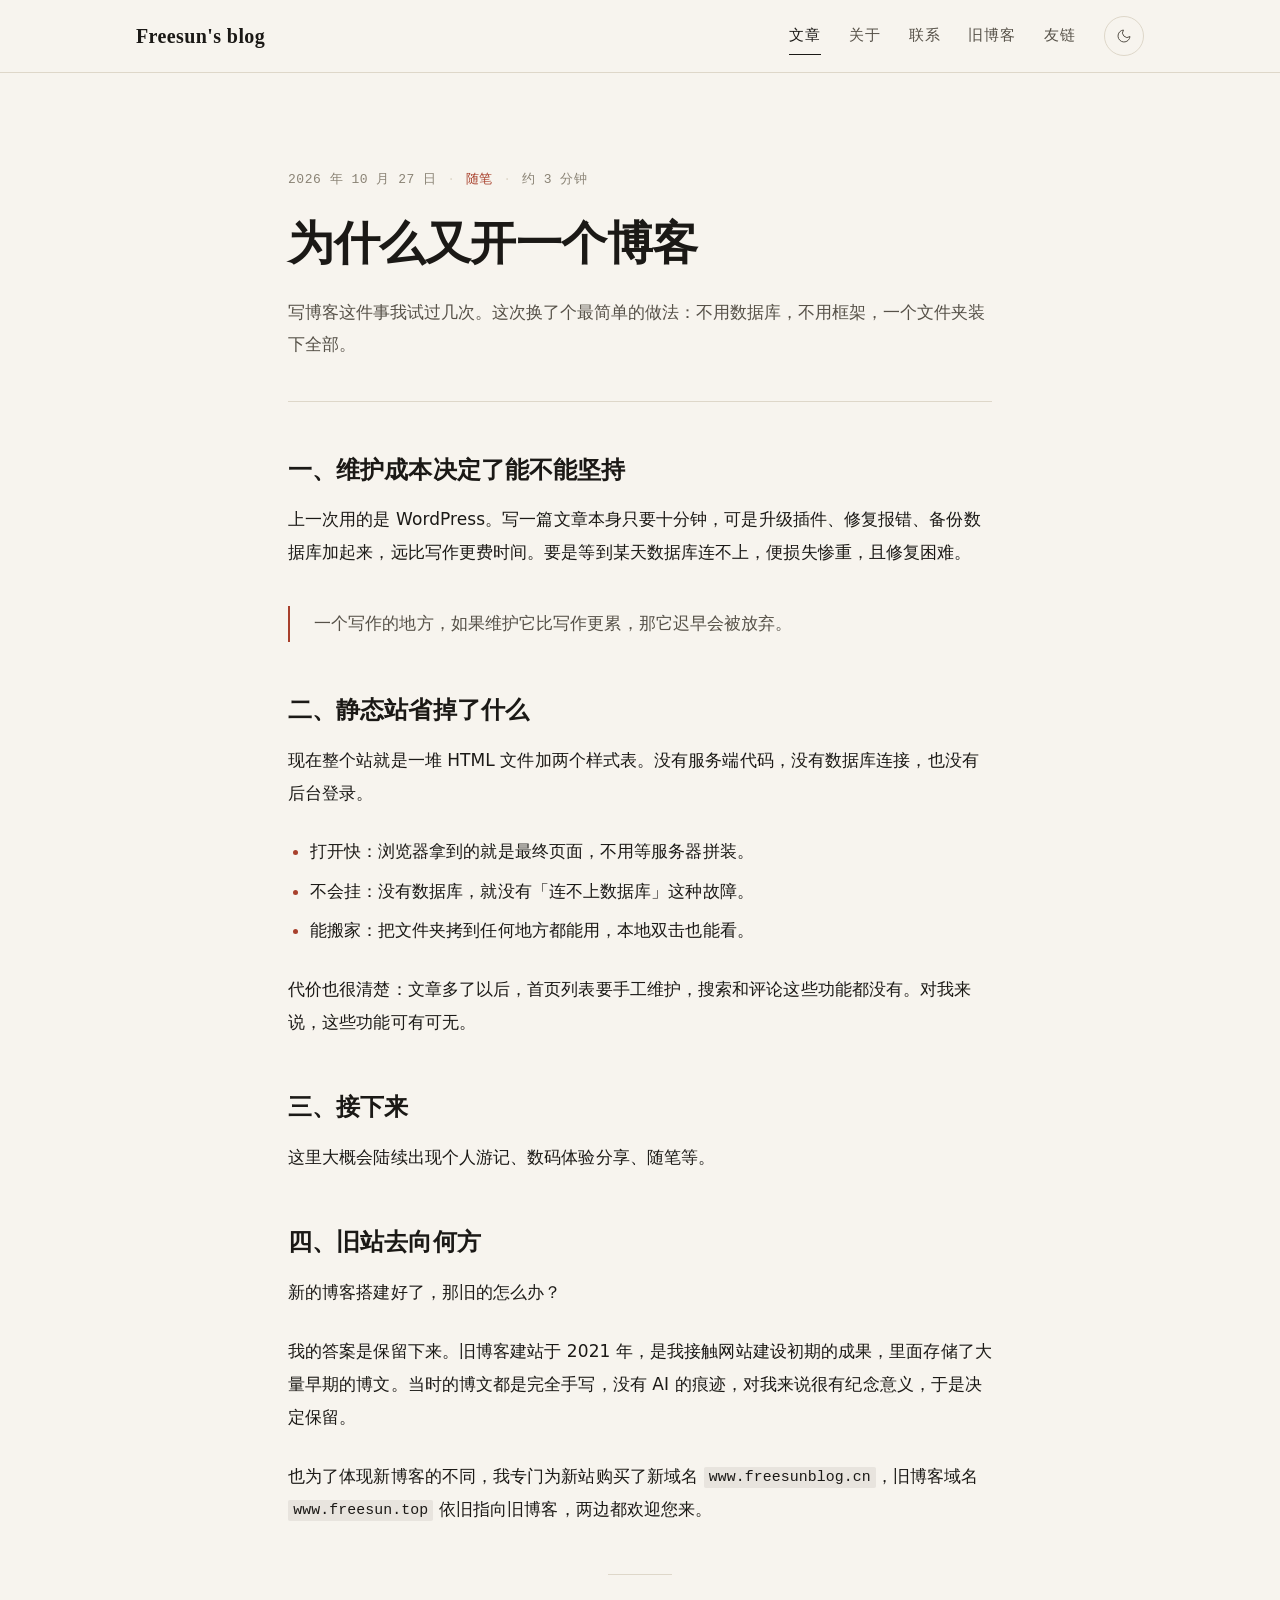
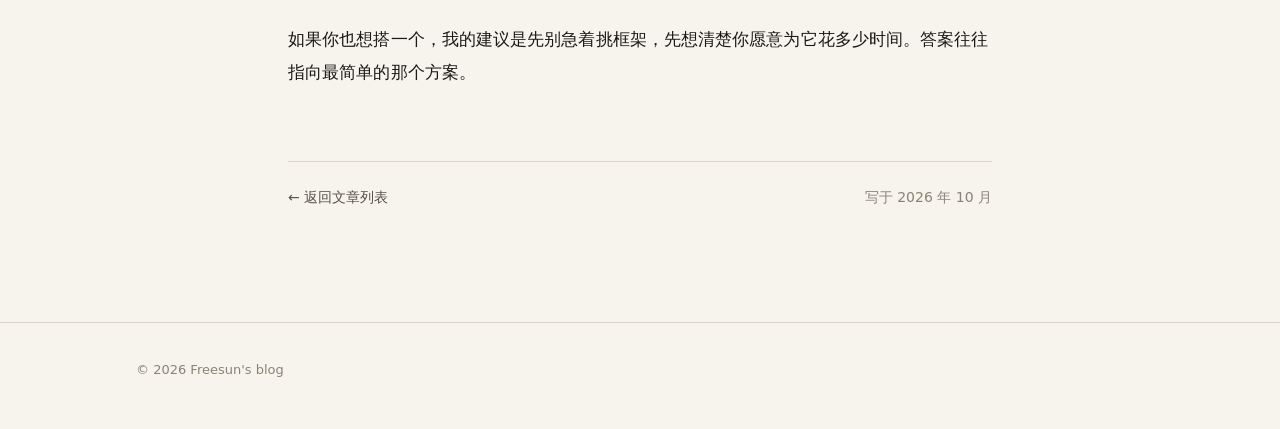
<file: posts/2026-10-27-hello-static.html>
<!doctype html>
<html lang="zh-CN">
<head>
  <meta charset="utf-8">
  <meta name="viewport" content="width=device-width, initial-scale=1">
  <title>为什么又开一个博客 · Freesun's blog</title>
  <meta name="description" content="不用数据库、不用框架，一个文件夹就是一座站。说说这个决定的理由，以及它换来了什么。">
  <meta property="og:title" content="为什么又开一个博客">
  <meta property="og:description" content="不用数据库、不用框架，一个文件夹就是一座站。">
  <meta property="og:type" content="article">
  <link rel="icon" href="../favicon.svg" type="image/svg+xml">
  <script>
    (function () {
      try {
        var saved = localStorage.getItem('theme');
        var dark = saved ? saved === 'dark' : matchMedia('(prefers-color-scheme: dark)').matches;
        document.documentElement.dataset.theme = dark ? 'dark' : 'light';
      } catch (e) {
        document.documentElement.dataset.theme = 'light';
      }
    })();
  </script>
  <link rel="stylesheet" href="../assets/css/main.css">
  <link rel="stylesheet" href="../assets/css/article.css">
</head>
<body>
  <a class="skip" href="#main">跳到正文</a>

  <header class="site-header">
    <div class="wrap header-inner">
      <a class="brand" href="../index.html">Freesun's blog</a>
      <nav class="site-nav" aria-label="主导航">
        <a href="../index.html" aria-current="page">文章</a>
        <a href="../about.html">关于</a>
        <a href="../contact.html">联系</a>
        <a href="https://www.freesun.top" target="_blank" rel="noopener">旧博客</a>
        <a href="../youlian.html">友链</a>
        <button class="theme-toggle" type="button" aria-label="切换深浅色主题">
          <svg class="icon-moon" viewBox="0 0 24 24" fill="none" stroke="currentColor" stroke-width="1.5" aria-hidden="true">
            <path d="M21 12.8A9 9 0 1 1 11.2 3a7 7 0 0 0 9.8 9.8z"/>
          </svg>
          <svg class="icon-sun" viewBox="0 0 24 24" fill="none" stroke="currentColor" stroke-width="1.5" aria-hidden="true">
            <circle cx="12" cy="12" r="4"/>
            <path d="M12 2v2M12 20v2M2 12h2M20 12h2M4.9 4.9l1.4 1.4M17.7 17.7l1.4 1.4M19.1 4.9l-1.4 1.4M6.3 17.7l-1.4 1.4"/>
          </svg>
        </button>
      </nav>
    </div>
  </header>

  <main id="main" class="wrap">
    <article class="article">
      <header class="article-head">
        <p class="article-meta">
          <time datetime="2026-10-27">2026 年 10 月 27 日</time>
          <span class="dot">·</span>
          <span class="tag">随笔</span>
          <span class="dot">·</span>
          <span>约 3 分钟</span>
        </p>
        <h1>为什么又开一个博客</h1>
        <p class="article-lead">写博客这件事我试过几次。这次换了个最简单的做法：不用数据库，不用框架，一个文件夹装下全部。</p>
      </header>

      <div class="prose">
        <h2>一、维护成本决定了能不能坚持</h2>
        <p>上一次用的是 WordPress。写一篇文章本身只要十分钟，可是升级插件、修复报错、备份数据库加起来，远比写作更费时间。要是等到某天数据库连不上，便损失惨重，且修复困难。</p>
        <blockquote>
          <p>一个写作的地方，如果维护它比写作更累，那它迟早会被放弃。</p>
        </blockquote>

        <h2>二、静态站省掉了什么</h2>
        <p>现在整个站就是一堆 HTML 文件加两个样式表。没有服务端代码，没有数据库连接，也没有后台登录。</p>
        <ul>
          <li>打开快：浏览器拿到的就是最终页面，不用等服务器拼装。</li>
          <li>不会挂：没有数据库，就没有「连不上数据库」这种故障。</li>
          <li>能搬家：把文件夹拷到任何地方都能用，本地双击也能看。</li>
        </ul>
        <p>代价也很清楚：文章多了以后，首页列表要手工维护，搜索和评论这些功能都没有。对我来说，这些功能可有可无。</p>

        <h2>三、接下来</h2>
        <p>这里大概会陆续出现个人游记、数码体验分享、随笔等。</p>

        <h2>四、旧站去向何方</h2>
        <p>新的博客搭建好了，那旧的怎么办？</p>
        <p>我的答案是保留下来。旧博客建站于 2021 年，是我接触网站建设初期的成果，里面存储了大量早期的博文。当时的博文都是完全手写，没有 AI 的痕迹，对我来说很有纪念意义，于是决定保留。</p>
        <p>也为了体现新博客的不同，我专门为新站购买了新域名 <code>www.freesunblog.cn</code>，旧博客域名 <code>www.freesun.top</code> 依旧指向旧博客，两边都欢迎您来。</p>

        <hr>

        <p>如果你也想搭一个，我的建议是先别急着挑框架，先想清楚你愿意为它花多少时间。答案往往指向最简单的那个方案。</p>
      </div>

      <footer class="article-foot">
        <a class="back-link" href="../index.html">← 返回文章列表</a>
        <span>写于 2026 年 10 月</span>
      </footer>
    </article>
  </main>

  <footer class="site-footer">
    <div class="wrap footer-inner">
      <p>© <span data-year>2026</span> Freesun's blog</p>
    </div>
  </footer>

  <script src="../assets/js/main.js"></script>
</body>
</html>
</file>
<file: assets/css/main.css>
/* ==========================================================================
   Freesun's blog · 全站样式
   纯静态站点，无框架、无构建。所有设计变量集中在 :root，
   换配色或字体只需要改这一块。
   ========================================================================== */

*,
*::before,
*::after { box-sizing: border-box; }

html { -webkit-text-size-adjust: 100%; }

:root {
  /* 色彩：暖纸 / 墨色 / 朱红 */
  --paper: #f7f4ee;
  --surface: #fffdf8;
  --ink: #1b1916;
  --ink-soft: #565148;
  --ink-faint: #8a8375;
  --rule: #ded7c9;
  --accent: #a8402c;

  /* 字体：标题用衬线，正文用系统无衬线，避免加载外部字体 */
  --serif: "Songti SC", "Noto Serif SC", "Source Han Serif SC", "STSong", Georgia, "Times New Roman", serif;
  --sans: "PingFang SC", "Hiragino Sans GB", "Microsoft YaHei", system-ui, -apple-system, "Segoe UI", sans-serif;
  --mono: ui-monospace, "SFMono-Regular", Menlo, Consolas, monospace;

  /* 尺度 */
  --wrap: 68rem;
  --measure: 44rem;
  --leading: 1.7;
}

:root[data-theme="dark"] {
  --paper: #141312;
  --surface: #1b1917;
  --ink: #e9e4da;
  --ink-soft: #b2aa9c;
  --ink-faint: #7d7467;
  --rule: #302c26;
  --accent: #e2795f;
  --leading: 1.78; /* 浅字深底会显瘦，行距多给一点 */
}

body {
  margin: 0;
  min-height: 100vh;
  display: flex;
  flex-direction: column;
  background: var(--paper);
  color: var(--ink);
  font-family: var(--sans);
  font-size: 1rem;
  line-height: var(--leading);
  font-kerning: normal;
  -webkit-font-smoothing: antialiased;
  text-rendering: optimizeLegibility;
}

main { flex: 1; }

a { color: inherit; text-decoration: none; }

img { max-width: 100%; height: auto; }

button { font: inherit; }

::selection {
  background: var(--accent);
  color: var(--paper);
}

:where(a, button):focus-visible {
  outline: 2px solid var(--accent);
  outline-offset: 3px;
  border-radius: 2px;
}

.skip {
  position: absolute;
  left: -9999px;
  top: 1rem;
  z-index: 100;
  padding: 0.6rem 1rem;
  background: var(--surface);
  border: 1px solid var(--rule);
  color: var(--ink);
  font-size: 0.875rem;
}

.skip:focus { left: 1rem; }

.wrap {
  width: 100%;
  max-width: var(--wrap);
  margin-inline: auto;
  padding-inline: clamp(1.25rem, 5vw, 2.5rem);
}

/* ---------- 页头 ---------- */

.site-header {
  position: sticky;
  top: 0;
  z-index: 20;
  background: var(--paper);
  border-bottom: 1px solid var(--rule);
}

.header-inner {
  display: flex;
  align-items: center;
  justify-content: space-between;
  gap: 1.5rem;
  min-height: 4.5rem;
  flex-wrap: wrap;
}

.brand {
  font-family: var(--serif);
  font-size: 1.25rem;
  font-weight: 600;
  letter-spacing: 0.02em;
  padding-block: 0.75rem;
  transition: color 0.2s ease;
}

.brand:hover { color: var(--accent); }

.site-nav {
  display: flex;
  align-items: center;
  gap: clamp(0.85rem, 3vw, 1.75rem);
  font-size: 0.9375rem;
  letter-spacing: 0.06em;
}

.site-nav a {
  position: relative;
  padding-block: 0.5rem;
  color: var(--ink-soft);
  transition: color 0.2s ease;
}

.site-nav a:hover,
.site-nav a[aria-current="page"] { color: var(--ink); }

.site-nav a::after {
  content: "";
  position: absolute;
  inset-inline: 0;
  bottom: 0.1rem;
  height: 1px;
  background: currentColor;
  transform: scaleX(0);
  transform-origin: left;
  transition: transform 0.25s ease;
}

.site-nav a:hover::after,
.site-nav a[aria-current="page"]::after { transform: scaleX(1); }

.theme-toggle {
  display: inline-flex;
  align-items: center;
  justify-content: center;
  width: 2.5rem;
  height: 2.5rem;
  padding: 0;
  border: 1px solid var(--rule);
  border-radius: 50%;
  background: transparent;
  color: var(--ink-soft);
  cursor: pointer;
  transition: color 0.2s ease, border-color 0.2s ease;
}

.theme-toggle:hover {
  color: var(--accent);
  border-color: var(--accent);
}

.theme-toggle svg {
  width: 1rem;
  height: 1rem;
}

.theme-toggle .icon-sun { display: none; }

[data-theme="dark"] .theme-toggle .icon-sun { display: block; }
[data-theme="dark"] .theme-toggle .icon-moon { display: none; }

/* 窄屏下压缩页头，避免英文站点名单行放不下 */
@media (max-width: 26rem) {
  .header-inner { gap: 0.75rem; }
  .brand { font-size: 1.0625rem; }
  .site-nav { gap: 0.7rem; font-size: 0.875rem; }
  .theme-toggle { width: 2.25rem; height: 2.25rem; }
}

/* ---------- 首页首屏 ---------- */

.hero {
  padding-block: clamp(4rem, 11vw, 7.5rem) clamp(2.5rem, 6vw, 4rem);
}

.hero-eyebrow {
  margin: 0 0 1.5rem;
  font-size: 0.8125rem;
  letter-spacing: 0.3em;
  color: var(--ink-faint);
}

.hero h1 {
  max-width: 20ch;
  margin: 0;
  font-family: var(--serif);
  font-size: clamp(2.125rem, 5.5vw, 3.5rem);
  font-weight: 600;
  line-height: 1.18;
  letter-spacing: -0.01em;
}

.hero-lead {
  max-width: 32em;
  margin: 1.75rem 0 0;
  font-size: 1.0625rem;
  line-height: 1.9;
  color: var(--ink-soft);
}

/* ---------- 文章列表 ---------- */

.post-index { padding-bottom: 2rem; }

.section-head {
  display: flex;
  align-items: center;
  gap: 1.25rem;
  margin-bottom: 2rem;
}

.section-head h2 {
  margin: 0;
  font-size: 0.8125rem;
  font-weight: 500;
  letter-spacing: 0.3em;
  color: var(--ink-faint);
  white-space: nowrap;
}

.section-head::after {
  content: "";
  flex: 1;
  height: 1px;
  background: var(--rule);
}

.post-list {
  margin: 0;
  padding: 0;
  list-style: none;
  border-top: 1px solid var(--rule);
}

.post-item { border-bottom: 1px solid var(--rule); }

.post-item.pinned {
  background: color-mix(in srgb, var(--accent) 4%, transparent);
  border-bottom: 1px solid var(--rule);
}

.pin-badge {
  display: inline-block;
  margin-right: 0.5rem;
  padding: 0.15rem 0.5rem;
  border-radius: 3px;
  background: var(--accent);
  color: #fff;
  font-family: var(--mono);
  font-size: 0.6875rem;
  font-weight: 500;
  letter-spacing: 0.08em;
  vertical-align: middle;
  line-height: 1.4;
  transform: translateY(-1px);
}

.post-link {
  display: grid;
  grid-template-columns: 8.5rem 1fr;
  gap: 0 2rem;
  padding-block: 1.875rem;
}

.post-date {
  padding-top: 0.35rem;
  font-family: var(--mono);
  font-size: 0.8125rem;
  letter-spacing: 0.02em;
  color: var(--ink-faint);
  transition: color 0.2s ease;
}

.post-body {
  display: block;
  min-width: 0;
}

.post-title {
  display: block;
  font-family: var(--serif);
  font-size: 1.375rem;
  font-weight: 600;
  line-height: 1.4;
  color: var(--ink);
  transition: color 0.2s ease;
}

.post-summary {
  display: block;
  margin-top: 0.5rem;
  max-width: 34em;
  font-size: 0.9375rem;
  line-height: 1.75;
  color: var(--ink-soft);
}

.post-tags {
  display: block;
  margin-top: 0.75rem;
  font-size: 0.75rem;
  letter-spacing: 0.14em;
  color: var(--ink-faint);
}

.post-link:hover .post-title { color: var(--accent); }
.post-link:hover .post-date { color: var(--ink-soft); }

@media (max-width: 44rem) {
  .post-link {
    grid-template-columns: 1fr;
    gap: 0.6rem;
  }

  .post-date { padding-top: 0; }
}

/* ---------- 内页（关于 / 联系） ---------- */

.page {
  max-width: var(--measure);
  margin-inline: auto;
  padding-block: clamp(3.5rem, 9vw, 6rem) 0;
}

.page-title {
  margin: 0;
  font-family: var(--serif);
  font-size: clamp(2rem, 4.5vw, 2.75rem);
  font-weight: 600;
  line-height: 1.25;
  letter-spacing: -0.01em;
}

.page-intro {
  max-width: 32em;
  margin: 1.5rem 0 0;
  font-size: 1.0625rem;
  line-height: 1.9;
  color: var(--ink-soft);
}

.monogram {
  display: grid;
  place-items: center;
  width: 4.5rem;
  height: 4.5rem;
  margin-bottom: 2rem;
  border: 1px solid var(--rule);
  font-family: var(--serif);
  font-size: 1.875rem;
  color: var(--accent);
}

.prose {
  margin-top: 3rem;
}

.prose p {
  margin: 0 0 1.5rem;
  line-height: 1.95;
}

.prose h2 {
  margin: 3rem 0 1rem;
  font-family: var(--serif);
  font-size: 1.3125rem;
  font-weight: 600;
  line-height: 1.45;
}

.prose a {
  color: var(--accent);
  border-bottom: 1px solid color-mix(in srgb, var(--accent) 35%, transparent);
}

.prose a:hover { border-bottom-color: var(--accent); }

.rule {
  height: 1px;
  margin: 3rem 0;
  border: 0;
  background: var(--rule);
}

.facts {
  display: grid;
  grid-template-columns: 5.5rem 1fr;
  gap: 0.9rem 1.5rem;
  margin: 2.5rem 0 0;
  font-size: 0.9375rem;
}

.facts dt {
  font-size: 0.75rem;
  letter-spacing: 0.16em;
  color: var(--ink-faint);
  padding-top: 0.2rem;
}

.facts dd {
  margin: 0;
  color: var(--ink-soft);
}

.page-intro a {
  color: var(--accent);
  border-bottom: 1px solid color-mix(in srgb, var(--accent) 35%, transparent);
}

.page-intro a:hover { border-bottom-color: var(--accent); }

.contact-email {
  display: inline-block;
  margin-top: 2.5rem;
  padding-bottom: 0.2rem;
  font-family: var(--serif);
  font-size: clamp(1.375rem, 3.5vw, 1.875rem);
  color: var(--ink);
  border-bottom: 1px solid var(--accent);
  word-break: break-all;
  transition: color 0.2s ease;
}

.contact-email:hover { color: var(--accent); }

.contact-note {
  margin-top: 1rem;
  font-size: 0.875rem;
  color: var(--ink-faint);
}

/* ---------- 页脚 ---------- */

.site-footer {
  margin-top: clamp(4rem, 10vw, 7rem);
  padding-block: 2.25rem 3rem;
  border-top: 1px solid var(--rule);
  font-size: 0.8125rem;
  color: var(--ink-faint);
}

.footer-inner {
  display: flex;
  flex-wrap: wrap;
  justify-content: space-between;
  gap: 0.75rem 2rem;
}

.footer-inner p { margin: 0; }

@media (prefers-reduced-motion: reduce) {
  *,
  *::before,
  *::after {
    transition-duration: 0.01ms !important;
    animation-duration: 0.01ms !important;
    scroll-behavior: auto !important;
  }
}
</file>
<file: assets/css/article.css>
/* ==========================================================================
   Freesun's blog · 文章页样式
   只负责正文排版，配色与基础组件继承 main.css
   ========================================================================== */

.article {
  max-width: var(--measure);
  margin-inline: auto;
  padding-block: clamp(3.5rem, 9vw, 6rem) 0;
}

.article-head { margin-bottom: 0.5rem; }

.article-meta {
  display: flex;
  flex-wrap: wrap;
  align-items: center;
  gap: 0.65rem;
  margin: 0 0 1.5rem;
  font-family: var(--mono);
  font-size: 0.8125rem;
  letter-spacing: 0.04em;
  color: var(--ink-faint);
}

.article-meta .tag { color: var(--accent); }

.article-meta .dot { color: var(--rule); }

.article h1 {
  margin: 0;
  font-family: var(--serif);
  font-size: clamp(2rem, 4.8vw, 2.875rem);
  font-weight: 600;
  line-height: 1.24;
  letter-spacing: -0.01em;
}

.article-lead {
  margin: 1.5rem 0 0;
  padding-bottom: 2.5rem;
  border-bottom: 1px solid var(--rule);
  font-size: 1.0625rem;
  line-height: 1.9;
  color: var(--ink-soft);
}

.article .prose {
  margin-top: 2.75rem;
  font-size: 1.0625rem;
  line-height: 1.95;
  letter-spacing: 0.005em;
}

[data-theme="dark"] .article .prose { line-height: 2; }

.article .prose > p { margin: 0 0 1.6rem; }

.article .prose h2 {
  margin: 3.25rem 0 1rem;
  font-family: var(--serif);
  font-size: 1.5rem;
  font-weight: 600;
  line-height: 1.4;
}

.article .prose h3 {
  margin: 2.25rem 0 0.75rem;
  font-family: var(--serif);
  font-size: 1.1875rem;
  font-weight: 600;
  line-height: 1.5;
}

.article .prose ul,
.article .prose ol {
  margin: 0 0 1.6rem;
  padding-left: 1.35rem;
}

.article .prose li { margin: 0.4rem 0; }

.article .prose li::marker { color: var(--accent); }

.article .prose blockquote {
  margin: 2.25rem 0;
  padding: 0.1rem 0 0.1rem 1.5rem;
  border-left: 2px solid var(--accent);
  font-family: var(--serif);
  font-size: 1.0625rem;
  line-height: 1.85;
  color: var(--ink-soft);
}

.article .prose blockquote p:last-child { margin-bottom: 0; }

.article .prose code {
  padding: 0.15em 0.35em;
  border-radius: 2px;
  background: color-mix(in srgb, var(--ink) 7%, transparent);
  font-family: var(--mono);
  font-size: 0.875em;
  font-variant-ligatures: none;
}

.article .prose pre {
  margin: 1.875rem 0;
  padding: 1.25rem 1.375rem;
  overflow-x: auto;
  border: 1px solid var(--rule);
  background: var(--surface);
  font-size: 0.875rem;
  line-height: 1.75;
}

.article .prose pre code {
  padding: 0;
  background: none;
  font-size: 1em;
}

.article .prose hr {
  width: 4rem;
  height: 0;
  margin: 3rem auto;
  border: 0;
  border-top: 1px solid var(--rule);
}

.article .prose figure { margin: 2.25rem 0; }

.article .prose figure img {
  display: block;
  width: 100%;
  height: auto;
  border-radius: 2px;
  background: var(--surface);
}

/* 竖幅单图：限宽居中，避免在正文里过高 */
.article .prose figure.tall { max-width: 24rem; margin-inline: auto; }

/* 双图并排 */
.article .prose .gallery {
  display: grid;
  grid-template-columns: repeat(2, minmax(0, 1fr));
  gap: 1.25rem;
  margin: 2.25rem 0;
}

.article .prose .gallery figure { margin: 0; }

.article .prose figcaption {
  margin-top: 0.65rem;
  font-size: 0.8125rem;
  line-height: 1.6;
  text-align: center;
  color: var(--ink-faint);
}

@media (max-width: 40rem) {
  .article .prose .gallery {
    grid-template-columns: 1fr;
    gap: 2rem;
  }
}

.article-foot {
  display: flex;
  flex-wrap: wrap;
  justify-content: space-between;
  gap: 0.75rem 2rem;
  margin-top: 4.5rem;
  padding-top: 1.5rem;
  border-top: 1px solid var(--rule);
  font-size: 0.875rem;
  color: var(--ink-faint);
}

.back-link {
  color: var(--ink-soft);
  transition: color 0.2s ease;
}

.back-link:hover { color: var(--accent); }
</file>
